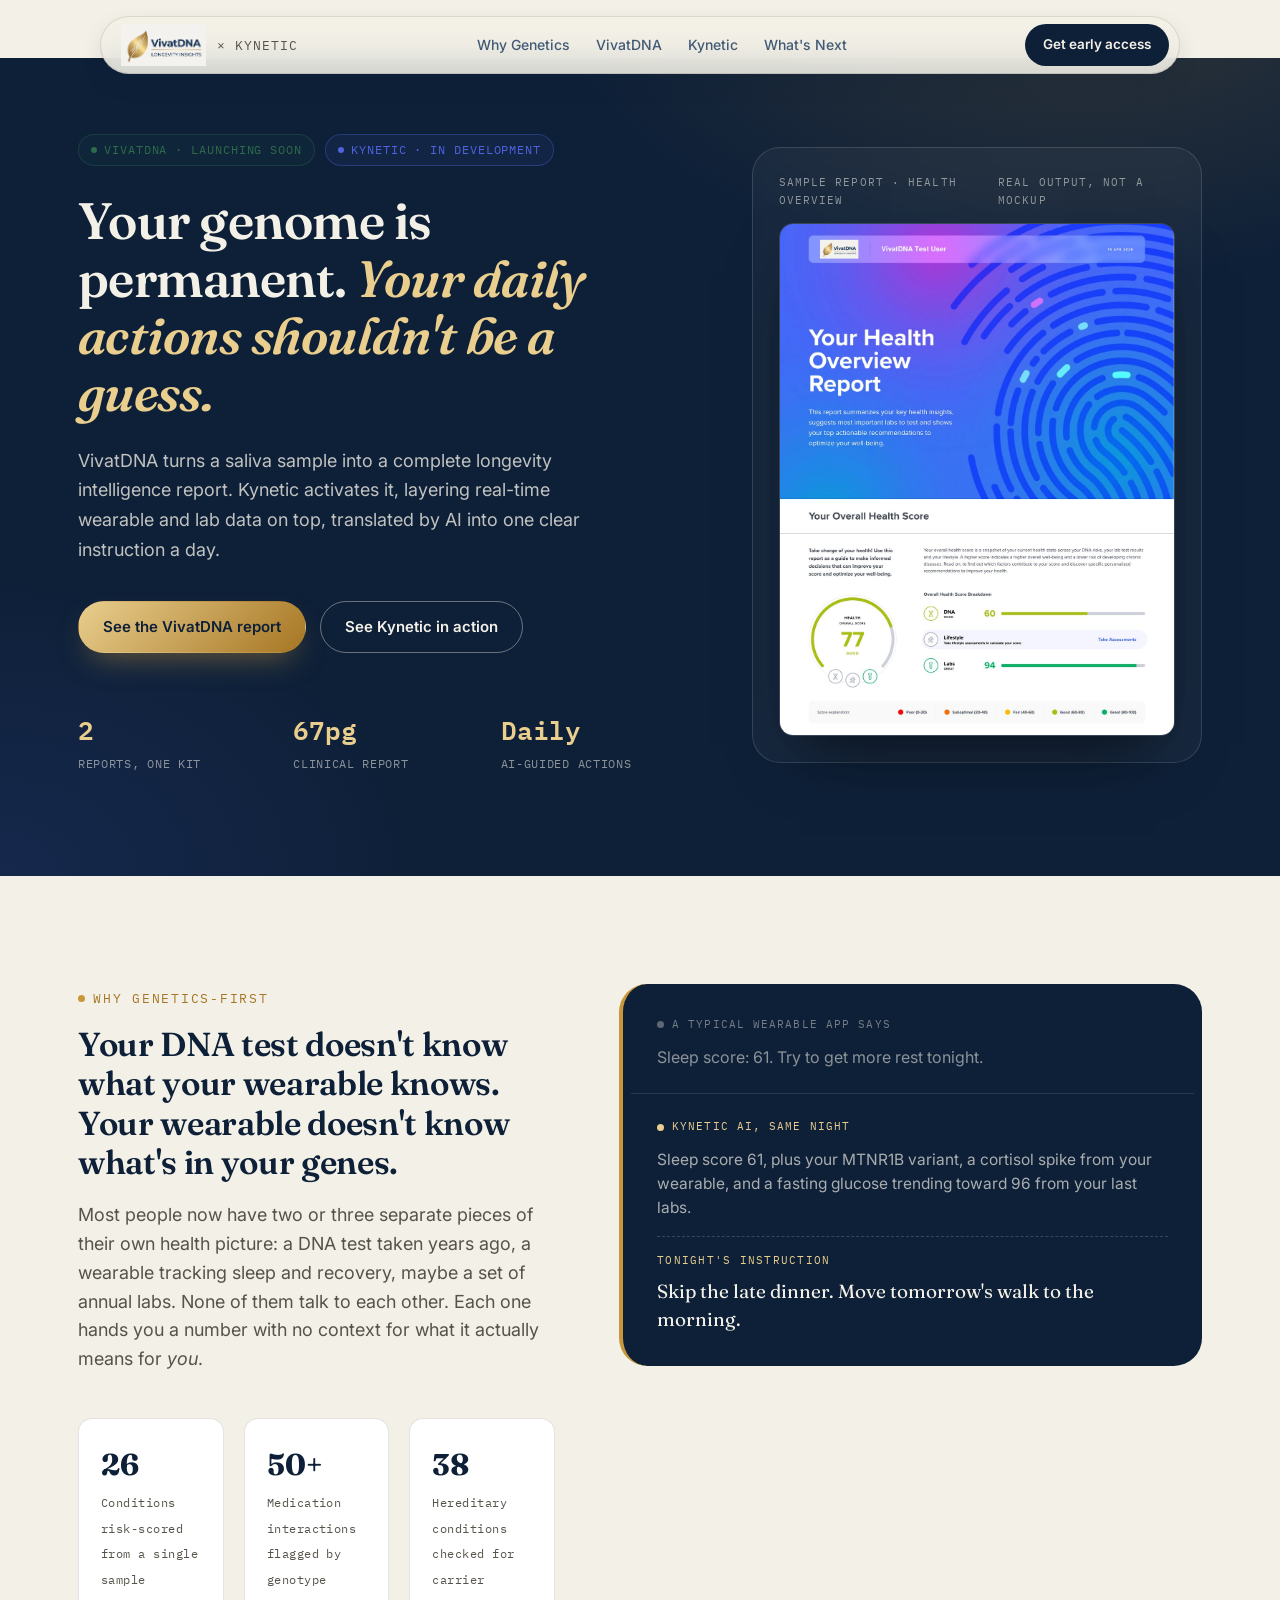
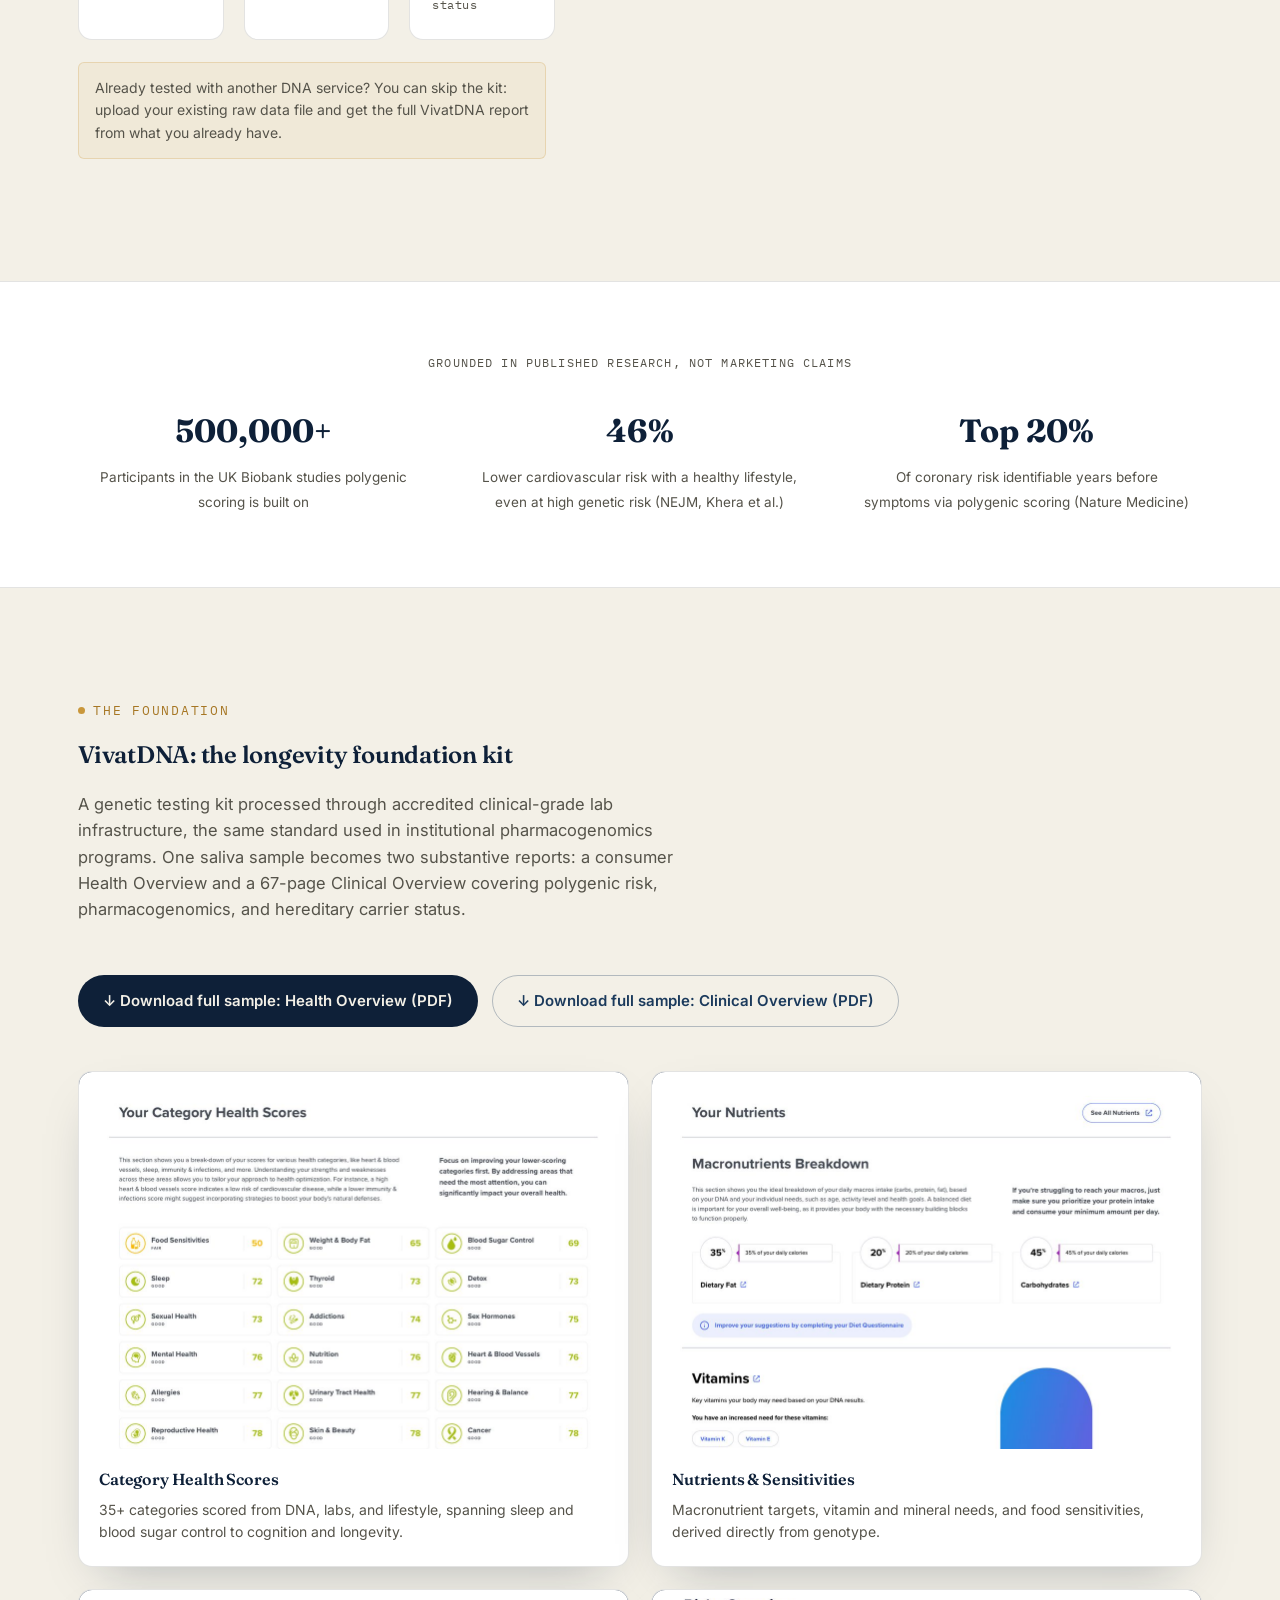
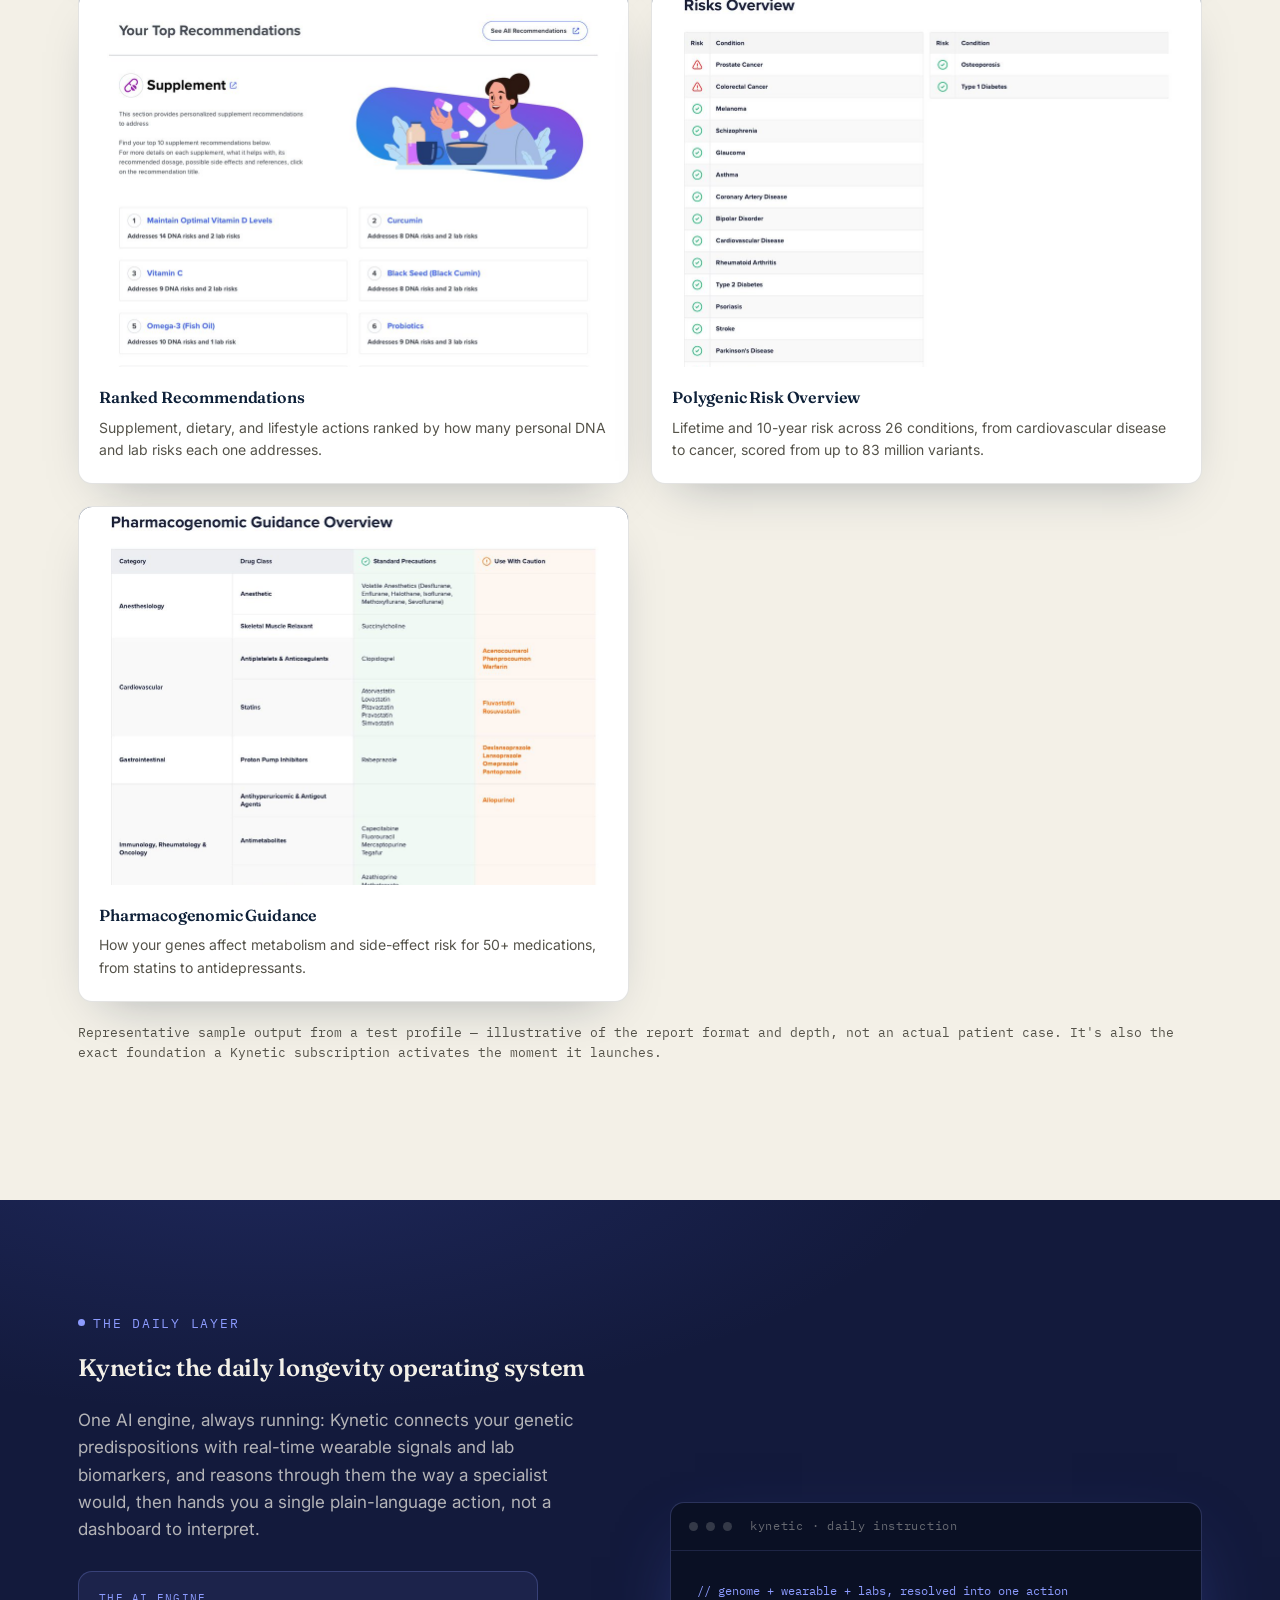
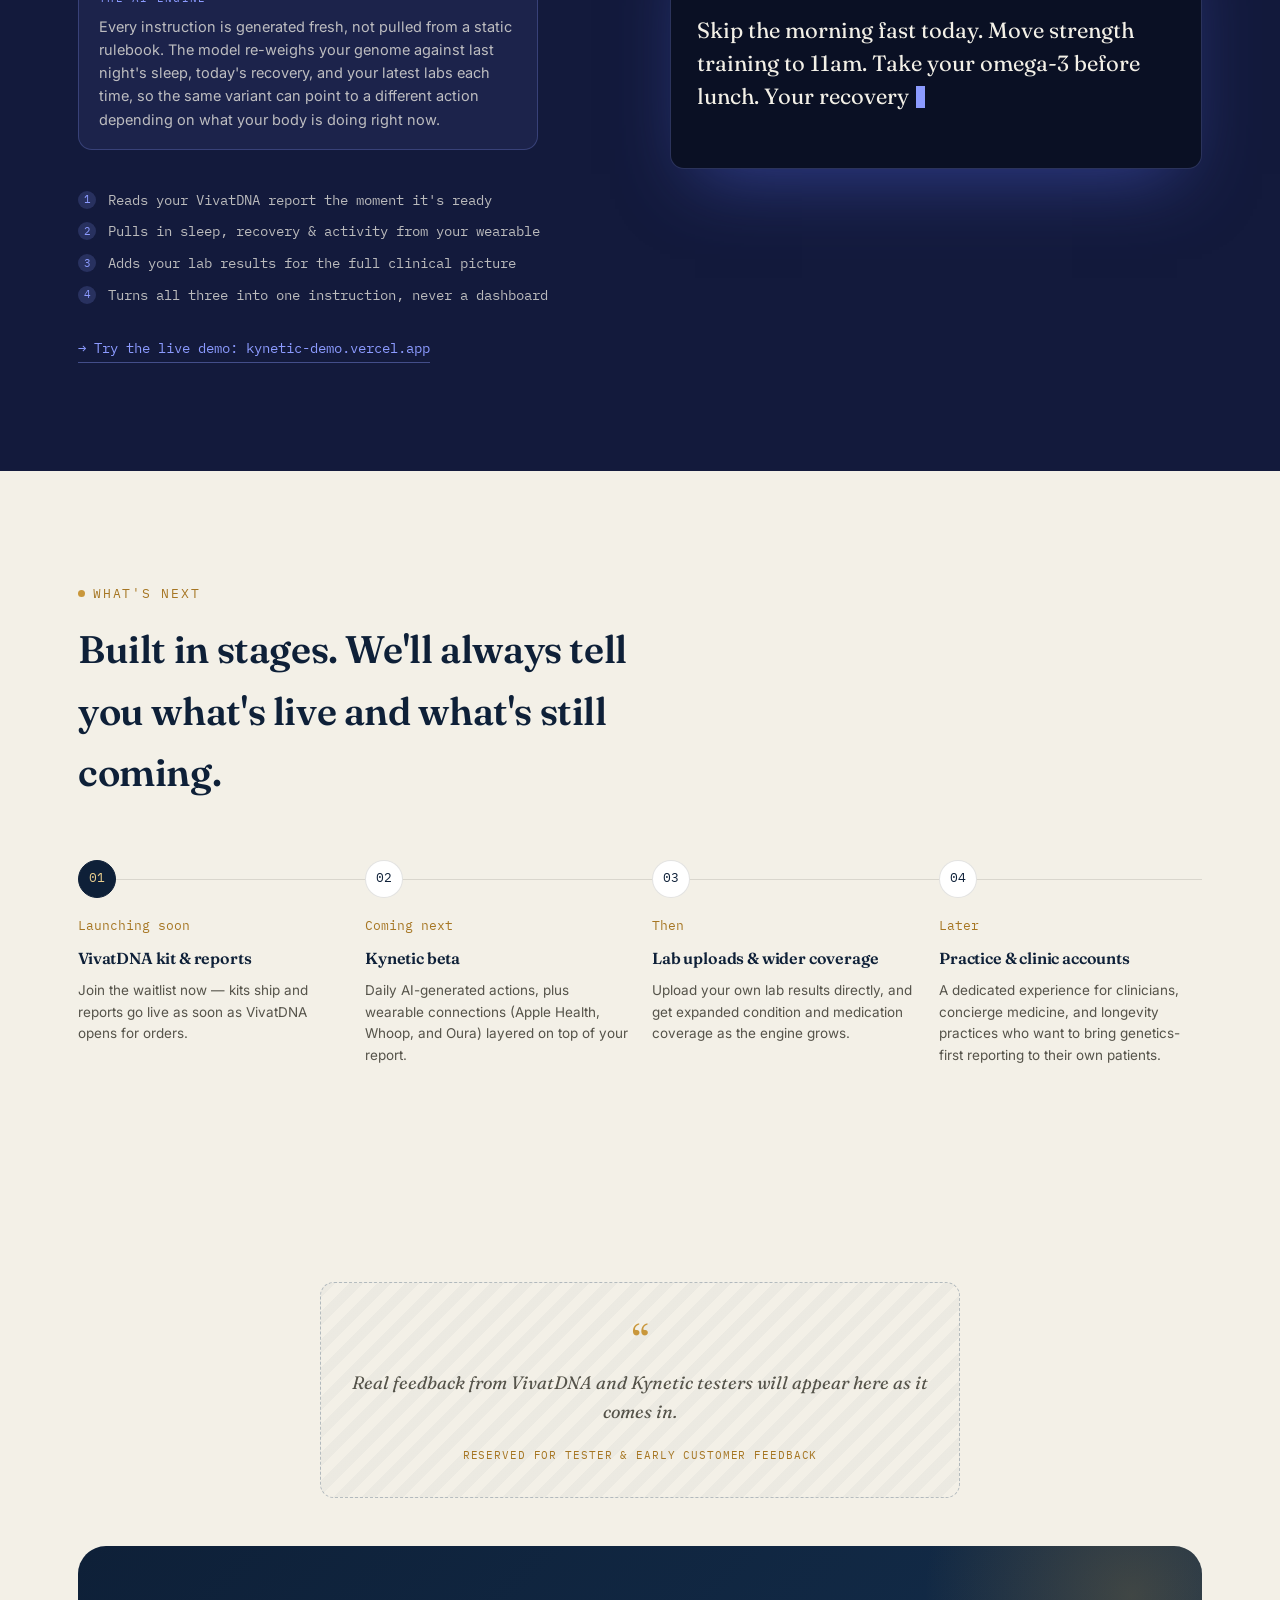
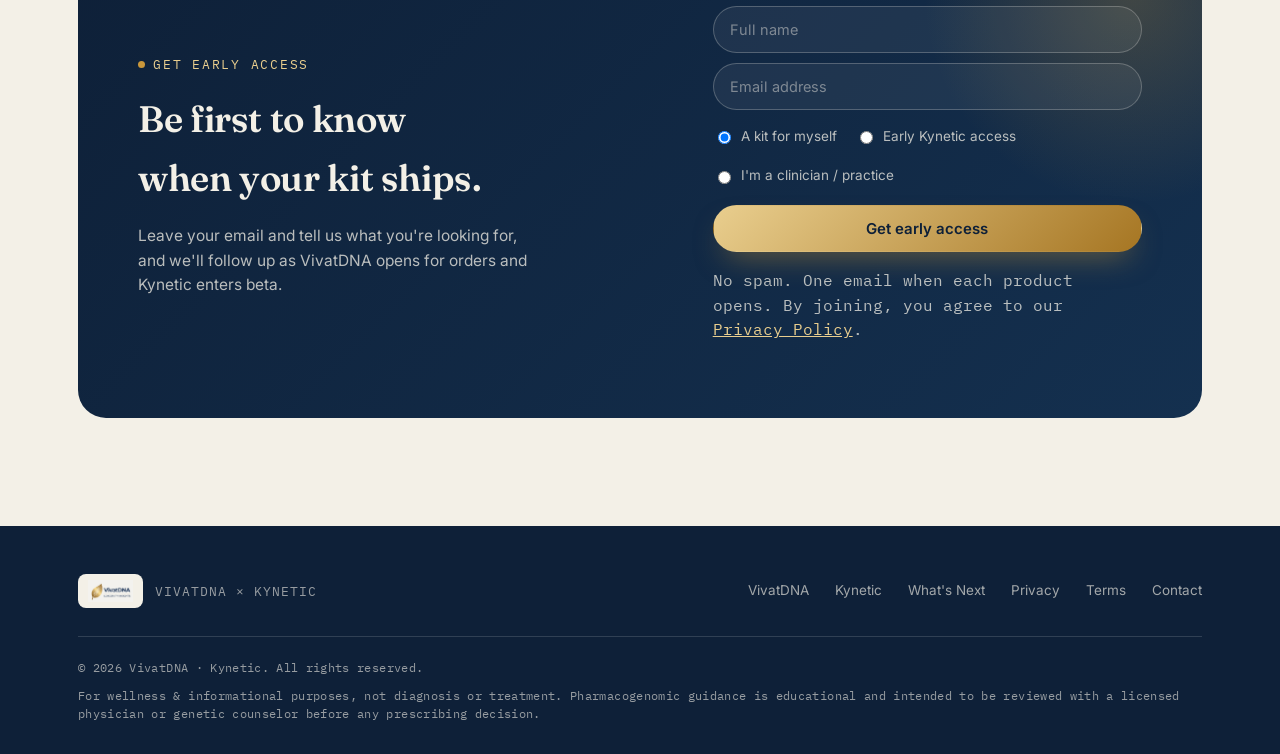
<file: index.html>
<!DOCTYPE html>
<html lang="en">
<head>
<meta charset="UTF-8">
<meta name="viewport" content="width=device-width, initial-scale=1.0">
<title>VivatDNA: DNA Testing &amp; Daily AI Longevity Coaching | Kynetic</title>
<meta name="description" content="Get a complete genetic longevity report with VivatDNA, then let Kynetic turn it into one clear action every day, grounded in your genes and sharpened by your wearable and labs.">
<meta name="theme-color" content="#0E2038">
<link rel="icon" type="image/png" href="assets/img/favicon.png">
<link rel="apple-touch-icon" href="assets/img/favicon.png">

<!-- Open Graph / social preview -->
<meta property="og:type" content="website">
<meta property="og:url" content="https://vivatdna.com/">
<meta property="og:title" content="VivatDNA: DNA Testing & Daily AI Longevity Coaching">
<meta property="og:description" content="A 67-page genetic longevity report, activated daily by Kynetic's AI: one clear instruction, grounded in your genome and sharpened by your data.">
<meta property="og:image" content="https://vivatdna.com/assets/img/og-share.jpg">
<meta property="og:image:width" content="1200">
<meta property="og:image:height" content="630">
<meta property="og:image:type" content="image/jpeg">
<meta property="og:site_name" content="VivatDNA">
<meta name="twitter:card" content="summary_large_image">
<meta name="twitter:title" content="VivatDNA: DNA Testing & Daily AI Longevity Coaching">
<meta name="twitter:description" content="A 67-page genetic longevity report, activated daily by Kynetic's AI: one clear instruction, grounded in your genome and sharpened by your data.">
<meta name="twitter:image" content="https://vivatdna.com/assets/img/og-share.jpg">

<link rel="preconnect" href="https://fonts.googleapis.com">
<link rel="preconnect" href="https://fonts.gstatic.com" crossorigin>
<link href="https://fonts.googleapis.com/css2?family=Fraunces:ital,opsz,wght@0,9..144,400;0,9..144,500;0,9..144,600;1,9..144,500&family=Inter:wght@400;500;600;700&family=IBM+Plex+Mono:wght@400;500&display=swap" rel="stylesheet">
<link rel="stylesheet" href="assets/css/styles.css">
</head>
<body>

<div class="nav-wrap">
  <nav class="nav" aria-label="Primary">
    <a class="nav__brand" href="#top">
      <img src="assets/img/vivat-logo.png" alt="VivatDNA logo">
      <span>× KYNETIC</span>
    </a>
    <div class="nav__links">
      <a href="#opportunity">Why Genetics</a>
      <a href="#vivat">VivatDNA</a>
      <a href="#kynetic">Kynetic</a>
      <a href="#roadmap">What's Next</a>
    </div>
    <a class="nav__cta" href="#waitlist">Get early access</a>
  </nav>
</div>

<header class="hero" id="top">
  <div class="container hero__grid">
    <div>
      <div class="hero__eyebrow-row">
        <span class="status-pill is-live"><span class="dot"></span>VivatDNA · Launching Soon</span>
        <span class="status-pill is-build"><span class="dot"></span>Kynetic · In Development</span>
      </div>
      <h1>Your genome is permanent. <em>Your daily actions shouldn't be a guess.</em></h1>
      <p class="hero__sub">VivatDNA turns a saliva sample into a complete longevity intelligence report. Kynetic activates it, layering real-time wearable and lab data on top, translated by AI into one clear instruction a day.</p>
      <div class="hero__cta-row">
        <a class="btn btn-gold" href="#vivat">See the VivatDNA report</a>
        <a class="btn btn-outline-light" href="#kynetic">See Kynetic in action</a>
      </div>
      <div class="hero__stats">
        <div class="hero__stat"><b>2</b><span>Reports, one kit</span></div>
        <div class="hero__stat"><b>67pg</b><span>Clinical report</span></div>
        <div class="hero__stat"><b>Daily</b><span>AI-guided actions</span></div>
      </div>
    </div>
    <div class="hero__panel reveal">
      <div class="hero__panel-label"><span>Sample report · Health Overview</span><span>Real output, not a mockup</span></div>
      <div class="report-mock">
        <img src="assets/img/report-cover.jpg" alt="VivatDNA Health Overview Report sample, showing an overall health score of 77">
      </div>
    </div>
  </div>
</header>

<section class="problem" id="opportunity">
  <div class="container problem__grid">
    <div>
      <span class="eyebrow">Why Genetics-First</span>
      <h2>Your DNA test doesn't know what your wearable knows. Your wearable doesn't know what's in your genes.</h2>
      <p class="problem__lede">Most people now have two or three separate pieces of their own health picture: a DNA test taken years ago, a wearable tracking sleep and recovery, maybe a set of annual labs. None of them talk to each other. Each one hands you a number with no context for what it actually means for <em>you</em>.</p>
      <div class="stat-strip">
        <div class="stat-card reveal"><b>26</b><span>Conditions risk-scored from a single sample</span></div>
        <div class="stat-card reveal"><b>50+</b><span>Medication interactions flagged by genotype</span></div>
        <div class="stat-card reveal"><b>38</b><span>Hereditary conditions checked for carrier status</span></div>
      </div>
      <p class="byod-note reveal">Already tested with another DNA service? You can skip the kit: upload your existing raw data file and get the full VivatDNA report from what you already have.</p>
    </div>
    <div class="compare-card reveal">
      <div class="compare-row compare-row--before">
        <div class="compare-label"><span class="icon-dot"></span>A typical wearable app says</div>
        <p>Sleep score: 61. Try to get more rest tonight.</p>
      </div>
      <div class="compare-row compare-row--after">
        <div class="compare-label"><span class="icon-dot"></span>Kynetic AI, same night</div>
        <p class="compare-context">Sleep score 61, plus your MTNR1B variant, a cortisol spike from your wearable, and a fasting glucose trending toward 96 from your last labs.</p>
        <p class="compare-instruction"><span class="compare-instruction__tag">Tonight's instruction</span>Skip the late dinner. Move tomorrow's walk to the morning.</p>
      </div>
    </div>
  </div>
</section>

<section class="section--tight science-strip">
  <div class="container">
    <div class="science-strip__inner reveal">
      <span class="science-strip__label">Grounded in published research, not marketing claims</span>
      <div class="science-strip__items">
        <div class="science-strip__item"><b>500,000+</b><span>Participants in the UK Biobank studies polygenic scoring is built on</span></div>
        <div class="science-strip__item"><b>46%</b><span>Lower cardiovascular risk with a healthy lifestyle, even at high genetic risk (NEJM, Khera et al.)</span></div>
        <div class="science-strip__item"><b>Top 20%</b><span>Of coronary risk identifiable years before symptoms via polygenic scoring (Nature Medicine)</span></div>
      </div>
    </div>
  </div>
</section>

<section class="vivat" id="vivat">
  <div class="container">
    <div class="product-head">
      <div>
        <span class="eyebrow">The Foundation</span>
        <h2>VivatDNA: the longevity foundation kit</h2>
        <p style="color:var(--ink-soft); margin-top:16px; max-width:60ch; font-size:16.5px;">A genetic testing kit processed through accredited clinical-grade lab infrastructure, the same standard used in institutional pharmacogenomics programs. One saliva sample becomes two substantive reports: a consumer Health Overview and a 67-page Clinical Overview covering polygenic risk, pharmacogenomics, and hereditary carrier status.</p>
      </div>
    </div>

    <div class="reports-download-row reveal">
      <a class="btn btn-navy" href="assets/reports/VivatDNA-Sample-Health-Overview.pdf" target="_blank" rel="noopener">↓ Download full sample: Health Overview (PDF)</a>
      <a class="btn btn-outline-dark" href="assets/reports/VivatDNA-Sample-Clinical-Overview.pdf" target="_blank" rel="noopener">↓ Download full sample: Clinical Overview (PDF)</a>
    </div>

    <div class="reports-grid">
      <div class="report-card reveal">
        <div class="report-card__frame"><img src="assets/img/report-categories.jpg" alt="Category health scores across 35+ longevity categories"></div>
        <div class="report-card__body">
          <h4>Category Health Scores</h4>
          <p>35+ categories scored from DNA, labs, and lifestyle, spanning sleep and blood sugar control to cognition and longevity.</p>
        </div>
      </div>
      <div class="report-card reveal">
        <div class="report-card__frame"><img src="assets/img/report-nutrients.jpg" alt="Macronutrient breakdown, vitamin needs, and sensitivities from DNA analysis"></div>
        <div class="report-card__body">
          <h4>Nutrients &amp; Sensitivities</h4>
          <p>Macronutrient targets, vitamin and mineral needs, and food sensitivities, derived directly from genotype.</p>
        </div>
      </div>
      <div class="report-card reveal">
        <div class="report-card__frame"><img src="assets/img/report-recommendations.jpg" alt="Ranked supplement recommendations addressing specific DNA and lab risks"></div>
        <div class="report-card__body">
          <h4>Ranked Recommendations</h4>
          <p>Supplement, dietary, and lifestyle actions ranked by how many personal DNA and lab risks each one addresses.</p>
        </div>
      </div>
      <div class="report-card reveal">
        <div class="report-card__frame"><img src="assets/img/report-clinical-01.jpg" alt="Risk overview table flagging elevated lifetime risk for prostate and colorectal cancer among 26 conditions screened"></div>
        <div class="report-card__body">
          <h4>Polygenic Risk Overview</h4>
          <p>Lifetime and 10-year risk across 26 conditions, from cardiovascular disease to cancer, scored from up to 83 million variants.</p>
        </div>
      </div>
      <div class="report-card reveal">
        <div class="report-card__frame"><img src="assets/img/report-clinical-02.jpg" alt="Pharmacogenomic guidance table showing standard precaution and use with caution medications by drug class"></div>
        <div class="report-card__body">
          <h4>Pharmacogenomic Guidance</h4>
          <p>How your genes affect metabolism and side-effect risk for 50+ medications, from statins to antidepressants.</p>
        </div>
      </div>
    </div>

    <p class="reports-note">Representative sample output from a test profile — illustrative of the report format and depth, not an actual patient case. It's also the exact foundation a Kynetic subscription activates the moment it launches.</p>
  </div>
</section>

<section class="section--kynetic" id="kynetic">
  <div class="container kynetic__grid">
    <div>
      <span class="eyebrow">The Daily Layer</span>
      <h2>Kynetic: the daily longevity operating system</h2>
      <p class="kynetic__sub">One AI engine, always running: Kynetic connects your genetic predispositions with real-time wearable signals and lab biomarkers, and reasons through them the way a specialist would, then hands you a single plain-language action, not a dashboard to interpret.</p>

      <div class="ai-engine-note reveal">
        <span class="ai-engine-note__tag">The AI engine</span>
        <p>Every instruction is generated fresh, not pulled from a static rulebook. The model re-weighs your genome against last night's sleep, today's recovery, and your latest labs each time, so the same variant can point to a different action depending on what your body is doing right now.</p>
      </div>

      <div class="build-checklist">
        <div class="build-item"><span class="step-num">1</span> Reads your VivatDNA report the moment it's ready</div>
        <div class="build-item"><span class="step-num">2</span> Pulls in sleep, recovery &amp; activity from your wearable</div>
        <div class="build-item"><span class="step-num">3</span> Adds your lab results for the full clinical picture</div>
        <div class="build-item"><span class="step-num">4</span> Turns all three into one instruction, never a dashboard</div>
      </div>

      <a class="demo-link" href="https://kynetic-demo.vercel.app" target="_blank" rel="noopener">→ Try the live demo: kynetic-demo.vercel.app</a>
    </div>

    <div class="console reveal">
      <div class="console__bar">
        <span></span><span></span><span></span>
        <span class="label">kynetic · daily instruction</span>
      </div>
      <div class="console__body">
        <div class="console__prompt">// genome + wearable + labs, resolved into one action</div>
        <div class="console__output" id="typewriter"><span class="console__cursor"></span></div>
      </div>
    </div>
  </div>
</section>

<section class="roadmap" id="roadmap">
  <div class="container">
    <span class="eyebrow">What's Next</span>
    <h2 style="max-width:22ch; font-size:clamp(1.9rem,3vw,2.5rem);">Built in stages. We'll always tell you what's live and what's still coming.</h2>
    <div class="roadmap-track">
      <div class="roadmap-line"></div>
      <div class="roadmap-steps">
        <div class="roadmap-step is-current reveal">
          <div class="marker">01</div>
          <span class="amt">Launching soon</span>
          <h4>VivatDNA kit &amp; reports</h4>
          <p>Join the waitlist now — kits ship and reports go live as soon as VivatDNA opens for orders.</p>
        </div>
        <div class="roadmap-step reveal">
          <div class="marker">02</div>
          <span class="amt">Coming next</span>
          <h4>Kynetic beta</h4>
          <p>Daily AI-generated actions, plus wearable connections (Apple Health, Whoop, and Oura) layered on top of your report.</p>
        </div>
        <div class="roadmap-step reveal">
          <div class="marker">03</div>
          <span class="amt">Then</span>
          <h4>Lab uploads &amp; wider coverage</h4>
          <p>Upload your own lab results directly, and get expanded condition and medication coverage as the engine grows.</p>
        </div>
        <div class="roadmap-step reveal">
          <div class="marker">04</div>
          <span class="amt">Later</span>
          <h4>Practice &amp; clinic accounts</h4>
          <p>A dedicated experience for clinicians, concierge medicine, and longevity practices who want to bring genetics-first reporting to their own patients.</p>
        </div>
      </div>
    </div>
  </div>
</section>

<section class="waitlist" id="waitlist">
  <div class="container">
    <div class="testimonial-slot reveal">
      <span class="testimonial-slot__mark">&ldquo;</span>
      <p>Real feedback from VivatDNA and Kynetic testers will appear here as it comes in.</p>
      <span class="testimonial-slot__label">Reserved for tester &amp; early customer feedback</span>
    </div>
    <div class="waitlist-card reveal">
      <div>
        <span class="eyebrow" style="color:var(--gold-300);">Get Early Access</span>
        <h2>Be first to know when your kit ships.</h2>
        <p>Leave your email and tell us what you're looking for, and we'll follow up as VivatDNA opens for orders and Kynetic enters beta.</p>
      </div>
      <div>
        <form class="form" id="waitlist-form" method="POST">
          <div class="form-row">
            <input type="text" name="name" placeholder="Full name" aria-label="Full name" required>
          </div>
          <div class="form-row" style="margin-top:10px;">
            <input type="email" name="email" placeholder="Email address" aria-label="Email address" required>
          </div>
          <div class="form-select-row">
            <label><input type="radio" name="interest" value="Kit" checked> A kit for myself</label>
            <label><input type="radio" name="interest" value="Kynetic"> Early Kynetic access</label>
            <label><input type="radio" name="interest" value="Clinician"> I'm a clinician / practice</label>
          </div>
          <button type="submit" class="btn btn-gold btn-block" style="margin-top:18px;">Get early access</button>
          <p class="form-note">No spam. One email when each product opens. By joining, you agree to our <a href="privacy.html">Privacy Policy</a>.</p>
          <p class="form-success" id="form-success">You're on the list. Thank you.</p>
        </form>
      </div>
    </div>
  </div>
</section>

<footer>
  <div class="container">
    <div class="footer-grid">
      <div class="footer-brand">
        <img src="assets/img/vivat-logo.png" alt="VivatDNA logo">
        <span>VIVATDNA × KYNETIC</span>
      </div>
      <div class="footer-links">
        <a href="#vivat">VivatDNA</a>
        <a href="#kynetic">Kynetic</a>
        <a href="#roadmap">What's Next</a>
        <a href="privacy.html">Privacy</a>
        <a href="terms.html">Terms</a>
        <a href="mailto:hello@vivatdna.com">Contact</a>
      </div>
    </div>
    <div class="footer-bottom">
      <span>© <span id="year"></span> VivatDNA · Kynetic. All rights reserved.</span>
      <span>For wellness &amp; informational purposes, not diagnosis or treatment. Pharmacogenomic guidance is educational and intended to be reviewed with a licensed physician or genetic counselor before any prescribing decision.</span>
    </div>
  </div>
</footer>

<script src="assets/js/main.js"></script>
</body>
</html>
</file>
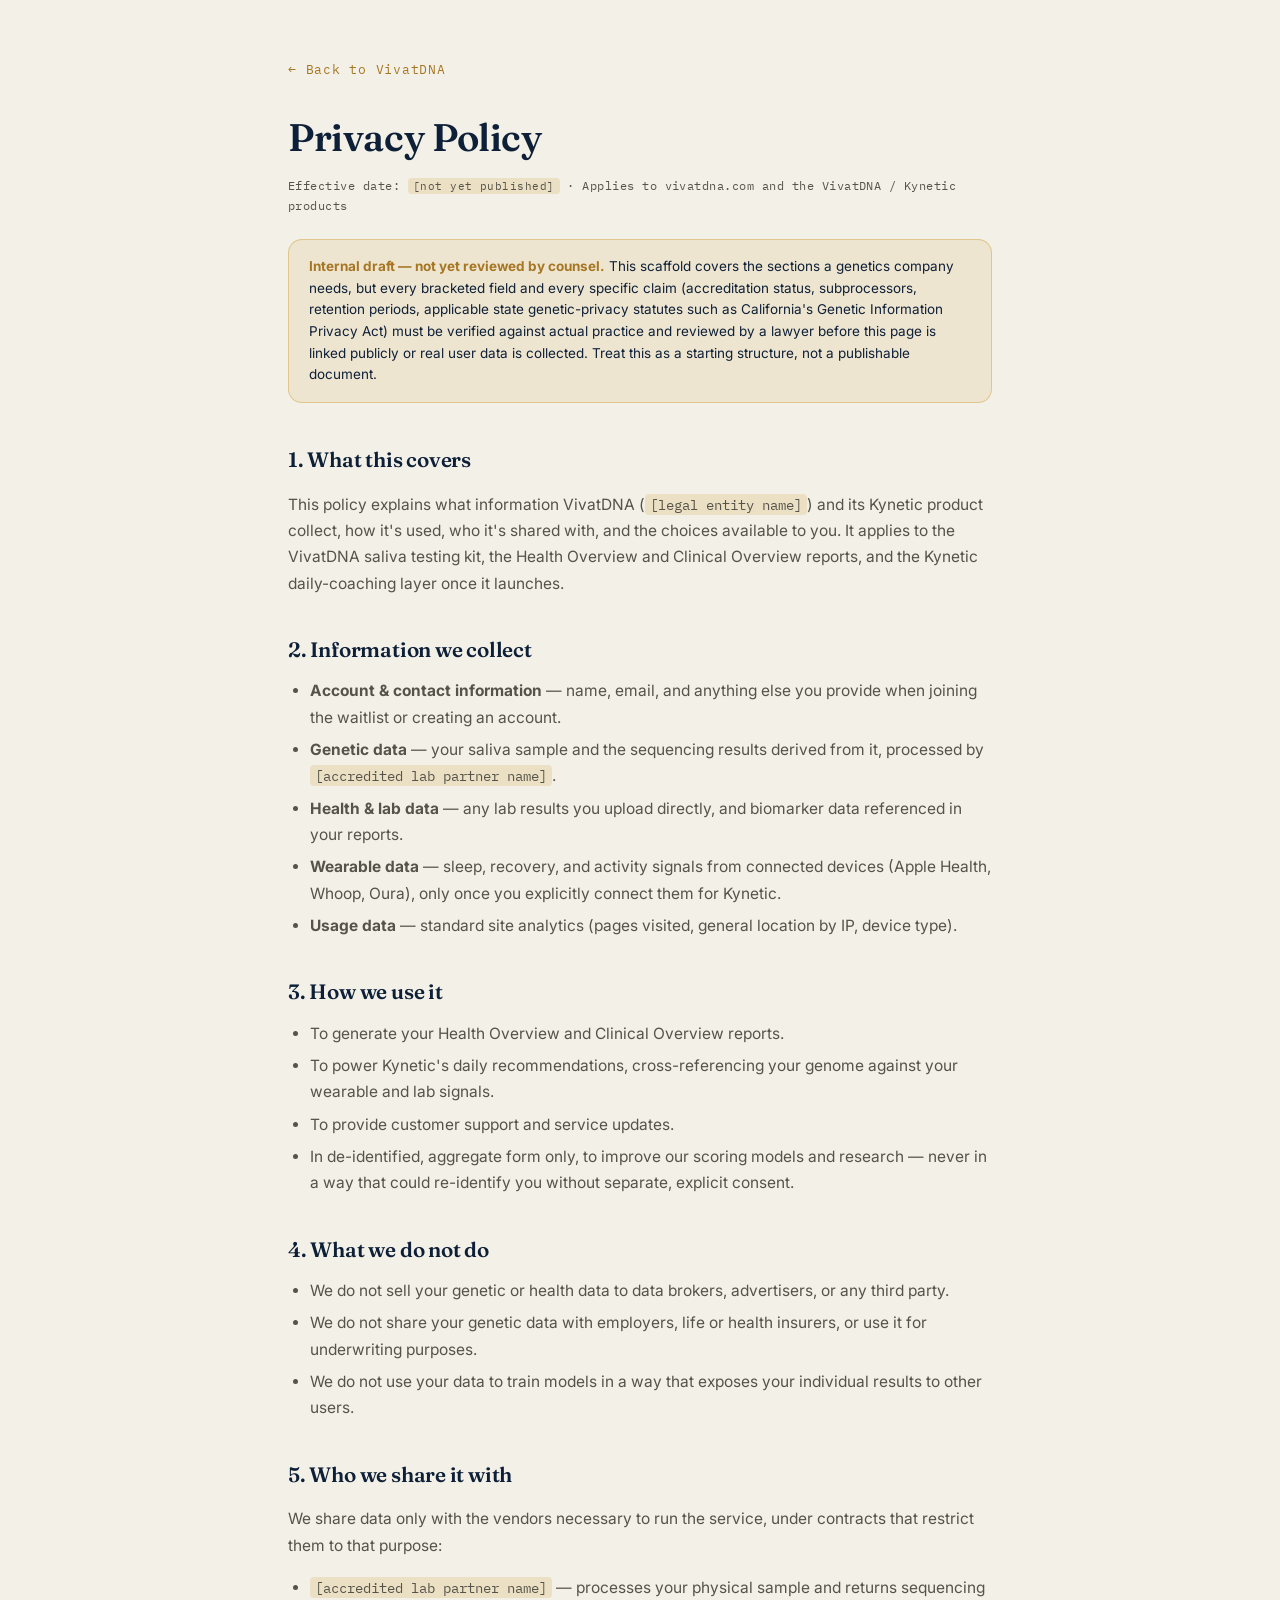
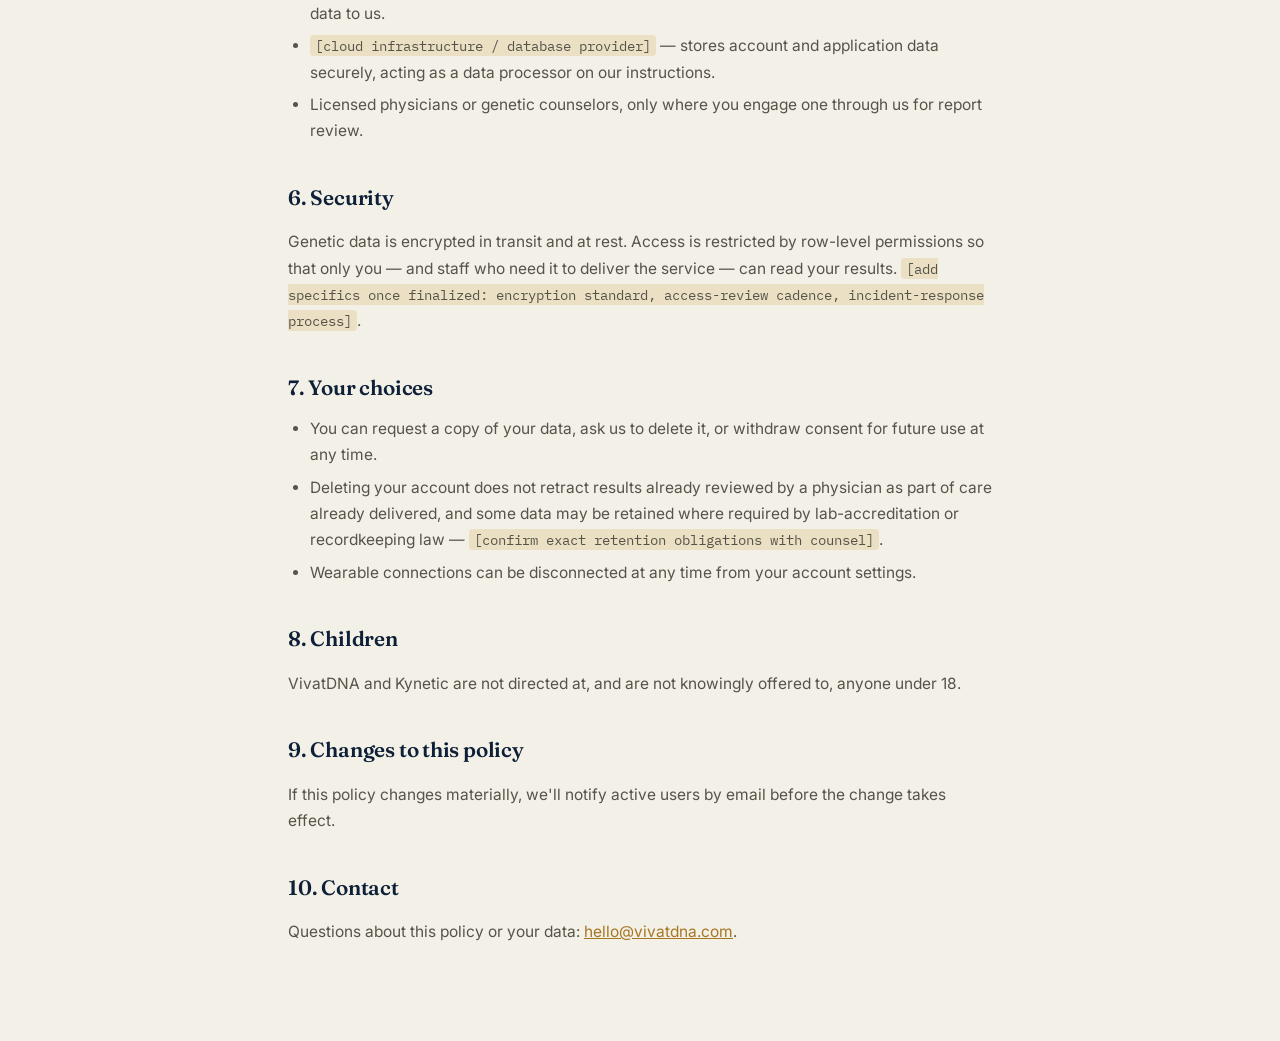
<file: privacy.html>
<!DOCTYPE html>
<html lang="en">
<head>
<meta charset="UTF-8">
<meta name="viewport" content="width=device-width, initial-scale=1.0">
<title>Privacy Policy — VivatDNA</title>
<meta name="robots" content="noindex">
<link rel="icon" href="assets/img/favicon.png">
<link rel="preconnect" href="https://fonts.googleapis.com">
<link rel="preconnect" href="https://fonts.gstatic.com" crossorigin>
<link href="https://fonts.googleapis.com/css2?family=Fraunces:ital,wght@0,400;0,600;1,500;1,600&family=Inter:wght@400;500;600;700&family=IBM+Plex+Mono:wght@500&display=swap" rel="stylesheet">
<link rel="stylesheet" href="assets/css/styles.css">
</head>
<body class="legal-page">
  <div class="container">
    <a class="legal-page__back" href="index.html">&larr; Back to VivatDNA</a>
    <h1>Privacy Policy</h1>
    <div class="legal-page__meta">Effective date: <span data-fill>[not yet published]</span> · Applies to vivatdna.com and the VivatDNA / Kynetic products</div>

    <div class="legal-page__draft-note">
      <strong>Internal draft — not yet reviewed by counsel.</strong> This scaffold covers the sections a
      genetics company needs, but every bracketed field and every specific claim (accreditation status,
      subprocessors, retention periods, applicable state genetic-privacy statutes such as California's
      Genetic Information Privacy Act) must be verified against actual practice and reviewed by a lawyer
      before this page is linked publicly or real user data is collected. Treat this as a starting
      structure, not a publishable document.
    </div>

    <h2>1. What this covers</h2>
    <p>This policy explains what information VivatDNA (<span data-fill>[legal entity name]</span>) and its
    Kynetic product collect, how it's used, who it's shared with, and the choices available to you. It
    applies to the VivatDNA saliva testing kit, the Health Overview and Clinical Overview reports, and the
    Kynetic daily-coaching layer once it launches.</p>

    <h2>2. Information we collect</h2>
    <ul>
      <li><strong>Account &amp; contact information</strong> — name, email, and anything else you provide when joining the waitlist or creating an account.</li>
      <li><strong>Genetic data</strong> — your saliva sample and the sequencing results derived from it, processed by <span data-fill>[accredited lab partner name]</span>.</li>
      <li><strong>Health &amp; lab data</strong> — any lab results you upload directly, and biomarker data referenced in your reports.</li>
      <li><strong>Wearable data</strong> — sleep, recovery, and activity signals from connected devices (Apple Health, Whoop, Oura), only once you explicitly connect them for Kynetic.</li>
      <li><strong>Usage data</strong> — standard site analytics (pages visited, general location by IP, device type).</li>
    </ul>

    <h2>3. How we use it</h2>
    <ul>
      <li>To generate your Health Overview and Clinical Overview reports.</li>
      <li>To power Kynetic's daily recommendations, cross-referencing your genome against your wearable and lab signals.</li>
      <li>To provide customer support and service updates.</li>
      <li>In de-identified, aggregate form only, to improve our scoring models and research — never in a way that could re-identify you without separate, explicit consent.</li>
    </ul>

    <h2>4. What we do not do</h2>
    <ul>
      <li>We do not sell your genetic or health data to data brokers, advertisers, or any third party.</li>
      <li>We do not share your genetic data with employers, life or health insurers, or use it for underwriting purposes.</li>
      <li>We do not use your data to train models in a way that exposes your individual results to other users.</li>
    </ul>

    <h2>5. Who we share it with</h2>
    <p>We share data only with the vendors necessary to run the service, under contracts that restrict them
    to that purpose:</p>
    <ul>
      <li><span data-fill>[accredited lab partner name]</span> — processes your physical sample and returns sequencing data to us.</li>
      <li><span data-fill>[cloud infrastructure / database provider]</span> — stores account and application data securely, acting as a data processor on our instructions.</li>
      <li>Licensed physicians or genetic counselors, only where you engage one through us for report review.</li>
    </ul>

    <h2>6. Security</h2>
    <p>Genetic data is encrypted in transit and at rest. Access is restricted by row-level permissions so
    that only you — and staff who need it to deliver the service — can read your results.
    <span data-fill>[add specifics once finalized: encryption standard, access-review cadence, incident-response process]</span>.</p>

    <h2>7. Your choices</h2>
    <ul>
      <li>You can request a copy of your data, ask us to delete it, or withdraw consent for future use at any time.</li>
      <li>Deleting your account does not retract results already reviewed by a physician as part of care already delivered, and some data may be retained where required by lab-accreditation or recordkeeping law — <span data-fill>[confirm exact retention obligations with counsel]</span>.</li>
      <li>Wearable connections can be disconnected at any time from your account settings.</li>
    </ul>

    <h2>8. Children</h2>
    <p>VivatDNA and Kynetic are not directed at, and are not knowingly offered to, anyone under 18.</p>

    <h2>9. Changes to this policy</h2>
    <p>If this policy changes materially, we'll notify active users by email before the change takes effect.</p>

    <h2>10. Contact</h2>
    <p>Questions about this policy or your data: <a href="mailto:hello@vivatdna.com">hello@vivatdna.com</a>.</p>
  </div>
</body>
</html>
</file>
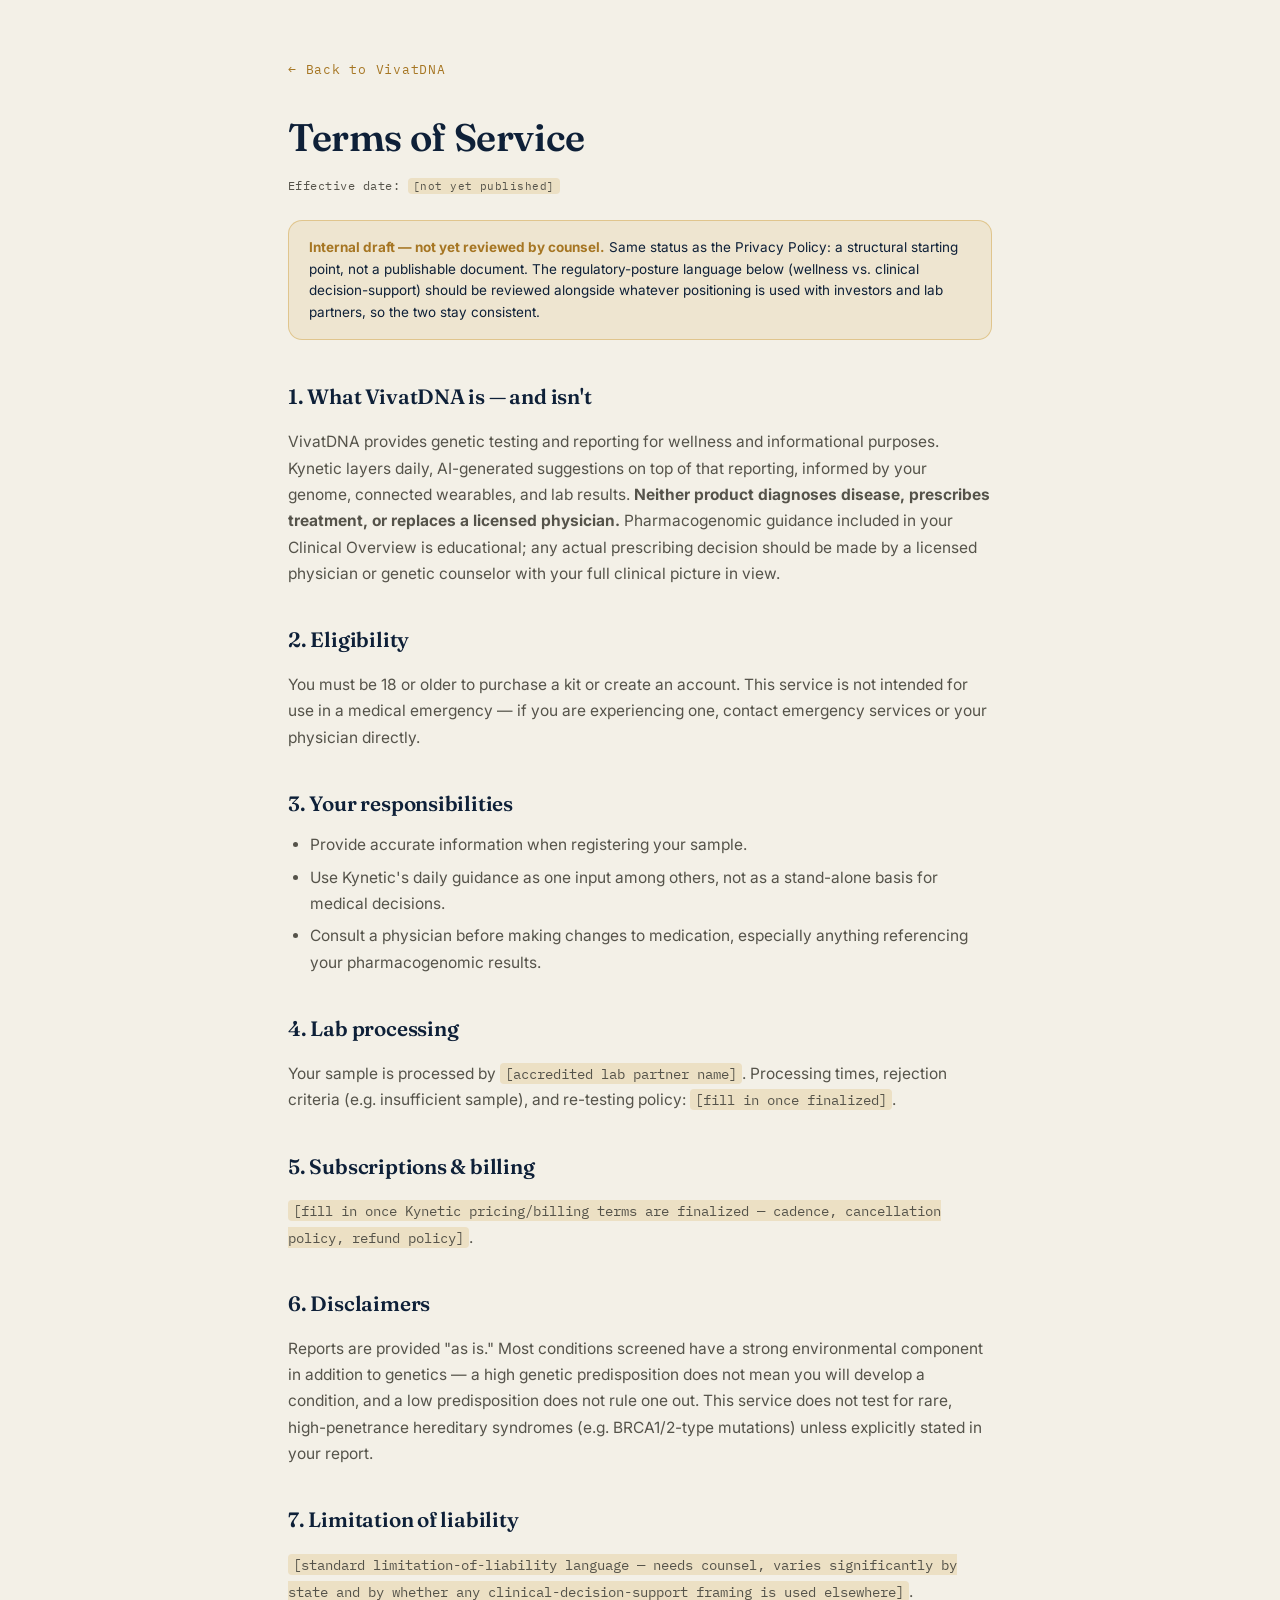
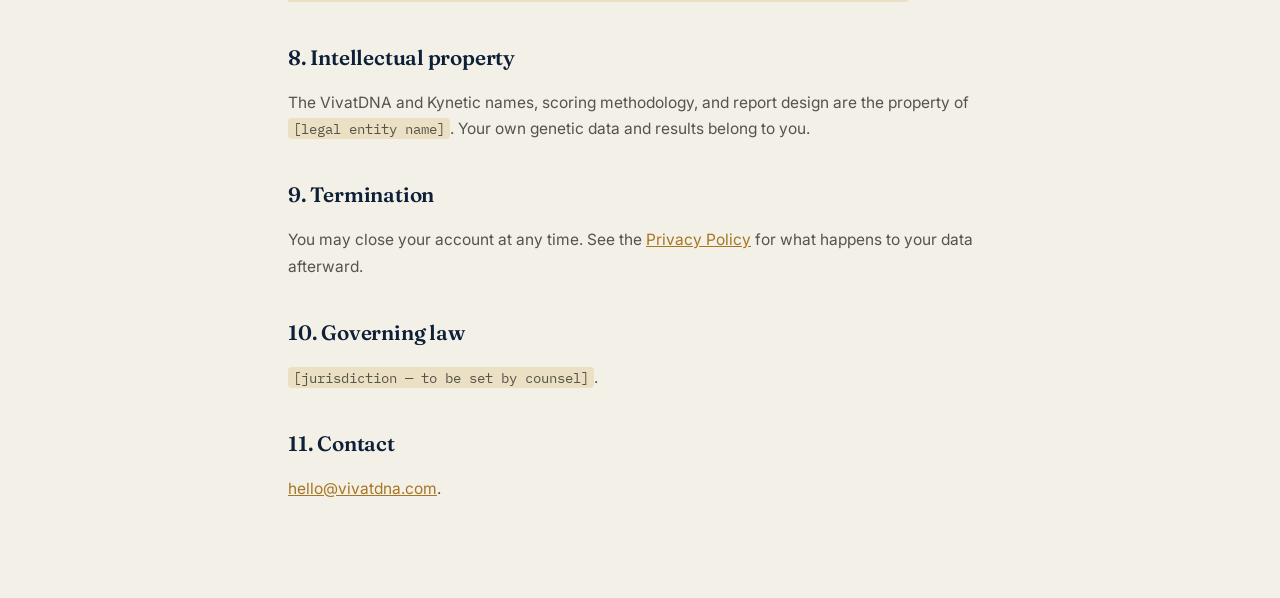
<file: terms.html>
<!DOCTYPE html>
<html lang="en">
<head>
<meta charset="UTF-8">
<meta name="viewport" content="width=device-width, initial-scale=1.0">
<title>Terms of Service — VivatDNA</title>
<meta name="robots" content="noindex">
<link rel="icon" href="assets/img/favicon.png">
<link rel="preconnect" href="https://fonts.googleapis.com">
<link rel="preconnect" href="https://fonts.gstatic.com" crossorigin>
<link href="https://fonts.googleapis.com/css2?family=Fraunces:ital,wght@0,400;0,600;1,500;1,600&family=Inter:wght@400;500;600;700&family=IBM+Plex+Mono:wght@500&display=swap" rel="stylesheet">
<link rel="stylesheet" href="assets/css/styles.css">
</head>
<body class="legal-page">
  <div class="container">
    <a class="legal-page__back" href="index.html">&larr; Back to VivatDNA</a>
    <h1>Terms of Service</h1>
    <div class="legal-page__meta">Effective date: <span data-fill>[not yet published]</span></div>

    <div class="legal-page__draft-note">
      <strong>Internal draft — not yet reviewed by counsel.</strong> Same status as the Privacy Policy: a
      structural starting point, not a publishable document. The regulatory-posture language below (wellness
      vs. clinical decision-support) should be reviewed alongside whatever positioning is used with
      investors and lab partners, so the two stay consistent.
    </div>

    <h2>1. What VivatDNA is — and isn't</h2>
    <p>VivatDNA provides genetic testing and reporting for wellness and informational purposes. Kynetic
    layers daily, AI-generated suggestions on top of that reporting, informed by your genome, connected
    wearables, and lab results. <strong>Neither product diagnoses disease, prescribes treatment, or replaces
    a licensed physician.</strong> Pharmacogenomic guidance included in your Clinical Overview is
    educational; any actual prescribing decision should be made by a licensed physician or genetic
    counselor with your full clinical picture in view.</p>

    <h2>2. Eligibility</h2>
    <p>You must be 18 or older to purchase a kit or create an account. This service is not intended for use
    in a medical emergency — if you are experiencing one, contact emergency services or your physician
    directly.</p>

    <h2>3. Your responsibilities</h2>
    <ul>
      <li>Provide accurate information when registering your sample.</li>
      <li>Use Kynetic's daily guidance as one input among others, not as a stand-alone basis for medical decisions.</li>
      <li>Consult a physician before making changes to medication, especially anything referencing your pharmacogenomic results.</li>
    </ul>

    <h2>4. Lab processing</h2>
    <p>Your sample is processed by <span data-fill>[accredited lab partner name]</span>. Processing times,
    rejection criteria (e.g. insufficient sample), and re-testing policy: <span data-fill>[fill in once finalized]</span>.</p>

    <h2>5. Subscriptions &amp; billing</h2>
    <p><span data-fill>[fill in once Kynetic pricing/billing terms are finalized — cadence, cancellation policy, refund policy]</span>.</p>

    <h2>6. Disclaimers</h2>
    <p>Reports are provided "as is." Most conditions screened have a strong environmental component in
    addition to genetics — a high genetic predisposition does not mean you will develop a condition, and a
    low predisposition does not rule one out. This service does not test for rare, high-penetrance
    hereditary syndromes (e.g. BRCA1/2-type mutations) unless explicitly stated in your report.</p>

    <h2>7. Limitation of liability</h2>
    <p><span data-fill>[standard limitation-of-liability language — needs counsel, varies significantly by state and by whether any clinical-decision-support framing is used elsewhere]</span>.</p>

    <h2>8. Intellectual property</h2>
    <p>The VivatDNA and Kynetic names, scoring methodology, and report design are the property of
    <span data-fill>[legal entity name]</span>. Your own genetic data and results belong to you.</p>

    <h2>9. Termination</h2>
    <p>You may close your account at any time. See the <a href="privacy.html">Privacy Policy</a> for what
    happens to your data afterward.</p>

    <h2>10. Governing law</h2>
    <p><span data-fill>[jurisdiction — to be set by counsel]</span>.</p>

    <h2>11. Contact</h2>
    <p><a href="mailto:hello@vivatdna.com">hello@vivatdna.com</a>.</p>
  </div>
</body>
</html>
</file>
<file: assets/css/styles.css>
/* ==========================================================================
   VivatDNA × Kynetic — Design tokens
   ========================================================================== */
:root{
  --cream: #F3F0E7;
  --paper: #FFFFFF;
  --ink: #1C1A15;
  --ink-soft: #55534A;

  --navy-900: #0E2038;
  --navy-800: #14304F;
  --navy-700: #1B3A5C;

  --gold-300: #E9CE8E;
  --gold-500: #C9973B;
  --gold-700: #A67623;

  --kynetic-400: #8C9BFF;
  --kynetic-500: #4F63E0;
  --kynetic-900: #131A3C;

  --line: rgba(28,26,21,0.12);
  --line-dark: rgba(255,255,255,0.14);

  --radius-s: 6px;
  --radius-m: 14px;
  --radius-l: 28px;

  --shadow-card: 0 20px 50px -25px rgba(14,32,56,0.35);
  --shadow-pill: 0 10px 30px -14px rgba(14,32,56,0.45);

  --font-display: "Fraunces", "Iowan Old Style", ui-serif, Georgia, serif;
  --font-body: "Inter", -apple-system, BlinkMacSystemFont, "Segoe UI", sans-serif;
  --font-mono: "IBM Plex Mono", ui-monospace, SFMono-Regular, Menlo, monospace;
}

*,*::before,*::after{ box-sizing:border-box; }
html{ scroll-behavior:smooth; }
@media (prefers-reduced-motion: reduce){
  html{ scroll-behavior:auto; }
  *,*::before,*::after{ animation-duration:0.001ms !important; animation-iteration-count:1 !important; transition-duration:0.001ms !important; scroll-behavior:auto !important; }
}

body{
  margin:0;
  background:var(--cream);
  color:var(--ink);
  font-family:var(--font-body);
  font-size:16px;
  line-height:1.6;
  -webkit-font-smoothing:antialiased;
}

img{ max-width:100%; display:block; }
a{ color:inherit; }
.container{ width:100%; max-width:1180px; margin:0 auto; padding:0 28px; }

h1,h2,h3,h4{ font-family:var(--font-display); font-weight:600; margin:0; color:var(--navy-900); letter-spacing:-0.01em; }

.eyebrow{
  font-family:var(--font-mono);
  font-size:12.5px;
  letter-spacing:0.14em;
  text-transform:uppercase;
  color:var(--gold-700);
  display:inline-flex;
  align-items:center;
  gap:8px;
  margin-bottom:16px;
}
.eyebrow::before{
  content:"";
  width:7px;height:7px;border-radius:50%;
  background:var(--gold-500);
  display:inline-block;
}
.section--dark .eyebrow{ color:var(--gold-300); }
.section--kynetic .eyebrow{ color:var(--kynetic-400); }
.section--kynetic .eyebrow::before{ background:var(--kynetic-400); }

.status-pill{
  font-family:var(--font-mono);
  font-size:11.5px;
  letter-spacing:0.08em;
  text-transform:uppercase;
  padding:6px 12px;
  border-radius:999px;
  display:inline-flex;
  align-items:center;
  gap:7px;
  border:1px solid var(--line);
}
.status-pill.is-live{ color:#2E6B4B; border-color:rgba(46,107,75,0.35); background:rgba(46,107,75,0.08); }
.status-pill.is-build{ color:var(--kynetic-500); border-color:rgba(79,99,224,0.35); background:rgba(79,99,224,0.08); }
.status-pill .dot{ width:6px;height:6px;border-radius:50%; background:currentColor; }
.status-pill.is-build .dot{ animation:pulse 1.8s ease-in-out infinite; }
@keyframes pulse{ 0%,100%{opacity:1;} 50%{opacity:0.25;} }

/* ---------------------------------- nav ---------------------------------- */
.nav-wrap{
  position:sticky; top:16px; z-index:80;
  display:flex; justify-content:center;
  padding:0 20px;
}
.nav{
  width:100%; max-width:1080px;
  background:rgba(243,240,231,0.86);
  backdrop-filter:blur(14px) saturate(160%);
  border:1px solid var(--line);
  border-radius:999px;
  box-shadow:var(--shadow-pill);
  display:flex; align-items:center; justify-content:space-between;
  padding:7px 10px 7px 20px;
}
.nav__brand{ display:flex; align-items:center; gap:11px; text-decoration:none; }
.nav__brand img{ height:42px; width:auto; }
.nav__brand span{ font-family:var(--font-mono); font-size:12.5px; letter-spacing:0.08em; color:var(--ink-soft); }
.nav__links{ display:flex; align-items:center; gap:26px; }
.nav__links a{
  font-size:14px; text-decoration:none; color:var(--navy-700); font-weight:500;
  opacity:0.82;
}
.nav__links a:hover{ opacity:1; }
.nav__cta{
  font-family:var(--font-body); font-weight:600; font-size:13.5px;
  background:var(--navy-900); color:var(--cream);
  padding:10px 18px; border-radius:999px; text-decoration:none;
  white-space:nowrap;
}
.nav__toggle{ display:none; }

@media (max-width:840px){
  .nav__links{ display:none; }
  .nav{ padding:8px 8px 8px 16px; }
  .nav__cta{ padding:9px 14px; font-size:12.5px; }
  .nav__brand span{ display:none; }
}

/* --------------------------------- buttons -------------------------------- */
.btn{
  display:inline-flex; align-items:center; gap:9px;
  font-family:var(--font-body); font-weight:600; font-size:15px;
  padding:13px 24px; border-radius:999px; text-decoration:none;
  border:1px solid transparent; cursor:pointer;
  transition:transform 0.18s ease, box-shadow 0.18s ease;
}
.btn:hover{ transform:translateY(-1px); }
.btn-gold{ background:linear-gradient(135deg,var(--gold-300),var(--gold-700)); color:var(--navy-900); box-shadow:0 14px 30px -12px rgba(201,151,59,0.55); }
.btn-outline-light{ border-color:rgba(243,240,231,0.4); color:var(--cream); }
.btn-outline-light:hover{ border-color:rgba(243,240,231,0.8); }
.btn-navy{ background:var(--navy-900); color:var(--cream); }
.btn-kynetic{ background:linear-gradient(135deg,var(--kynetic-400),var(--kynetic-500)); color:#fff; box-shadow:0 14px 30px -12px rgba(79,99,224,0.55); }
.btn-block{ width:100%; justify-content:center; }

/* --------------------------------- sections ------------------------------- */
section{ padding:108px 0; position:relative; }
.section--dark{ background:var(--navy-900); color:var(--cream); }
.section--dark h2, .section--dark h3, .section--dark h4{ color:var(--cream); }
.section--kynetic{ background:radial-gradient(1200px 500px at 20% -10%, rgba(79,99,224,0.20), transparent 60%), var(--kynetic-900); }
.section--kynetic h2,.section--kynetic h3,.section--kynetic h4{ color:var(--cream); }
.section--tight{ padding:72px 0; }

.kicker-row{ display:flex; align-items:center; gap:14px; flex-wrap:wrap; margin-bottom:18px; }

/* ----------------------------------- hero ---------------------------------- */
.hero{
  background:
    radial-gradient(900px 500px at 85% -10%, rgba(201,151,59,0.18), transparent 60%),
    radial-gradient(700px 500px at 0% 100%, rgba(79,99,224,0.12), transparent 60%),
    var(--navy-900);
  color:var(--cream);
  padding:76px 0 100px;
  overflow:hidden;
  position:relative;
}
.helix-motif{
  position:absolute; inset:0; pointer-events:none;
  opacity:0.55;
}
.hero__grid{
  display:grid; grid-template-columns:1.15fr 0.85fr; gap:64px; align-items:center;
  position:relative; z-index:2;
}
.hero__eyebrow-row{ display:flex; gap:10px; flex-wrap:wrap; margin-bottom:26px; }
.hero h1{
  font-size:clamp(2.4rem, 4vw, 3.6rem);
  line-height:1.12;
  color:var(--cream);
  max-width:19ch;
}
.hero h1 em{ font-style:italic; color:var(--gold-300); }
.hero__sub{
  margin-top:24px; font-size:18px; line-height:1.65; color:rgba(243,240,231,0.78);
  max-width:46ch;
}
.hero__cta-row{ display:flex; gap:14px; margin-top:36px; flex-wrap:wrap; }
.hero__stats{
  margin-top:56px; display:grid; grid-template-columns:repeat(3,auto); gap:36px;
  font-family:var(--font-mono);
}
.hero__stat b{ display:block; font-size:26px; color:var(--gold-300); font-weight:600; }
.hero__stat span{ font-size:11.5px; letter-spacing:0.06em; text-transform:uppercase; color:rgba(243,240,231,0.55); }

.hero__panel{
  background:rgba(255,255,255,0.04);
  border:1px solid rgba(243,240,231,0.14);
  border-radius:var(--radius-l);
  padding:26px;
  backdrop-filter:blur(6px);
}
.hero__panel-label{ font-family:var(--font-mono); font-size:11px; letter-spacing:0.1em; text-transform:uppercase; color:rgba(243,240,231,0.55); margin-bottom:14px; display:flex; justify-content:space-between; }
.report-mock{ border-radius:var(--radius-m); overflow:hidden; border:1px solid rgba(243,240,231,0.14); box-shadow:0 30px 60px -20px rgba(0,0,0,0.6); }
.report-mock img{ width:100%; }

@media (max-width:960px){
  .hero__grid{ grid-template-columns:1fr; }
  .hero__stats{ grid-template-columns:repeat(3,1fr); gap:20px; }
}

/* ------------------------------ problem / quote ---------------------------- */
.problem{ background:var(--cream); }
.problem__grid{ display:grid; grid-template-columns:0.9fr 1.1fr; gap:64px; align-items:flex-start; }
.problem h2{ font-size:clamp(1.7rem,2.6vw,2.3rem); max-width:22ch; line-height:1.18; }
.problem__lede{ font-size:18px; color:var(--ink-soft); margin-top:20px; max-width:44ch; }
.quote-card{
  background:var(--navy-900); color:var(--cream);
  border-radius:var(--radius-l);
  padding:36px 38px;
  position:relative;
  border-left:4px solid var(--gold-500);
}
.quote-card p{ font-family:var(--font-display); font-size:19px; line-height:1.55; margin:0 0 14px; }
.quote-card p:last-child{ margin-bottom:0; }
.quote-card .quote-mark{ font-size:15px; font-family:var(--font-mono); color:var(--gold-300); }

.compare-card{
  background:var(--navy-900); color:var(--cream);
  border-radius:var(--radius-l);
  padding:8px;
  position:relative;
  border-left:4px solid var(--gold-500);
}
.compare-row{ padding:24px 26px; }
.compare-row + .compare-row{ border-top:1px solid rgba(243,240,231,0.12); }
.compare-label{ font-family:var(--font-mono); font-size:11px; letter-spacing:0.1em; text-transform:uppercase; display:flex; align-items:center; gap:8px; margin-bottom:12px; }
.compare-label .icon-dot{ width:7px; height:7px; border-radius:50%; display:inline-block; }
.compare-row--before .compare-label{ color:rgba(243,240,231,0.45); }
.compare-row--before .icon-dot{ background:rgba(243,240,231,0.35); }
.compare-row--after .compare-label{ color:var(--gold-300); }
.compare-row--after .icon-dot{ background:var(--gold-300); }
.compare-row--before p{ font-family:var(--font-body); font-size:16px; line-height:1.5; color:rgba(243,240,231,0.55); margin:0; }
.compare-row--after .compare-context{ font-family:var(--font-body); font-size:15.5px; line-height:1.55; color:rgba(243,240,231,0.68); margin:0 0 16px; }
.compare-row--after .compare-instruction{ font-family:var(--font-display); font-size:19px; line-height:1.5; color:var(--cream); margin:0; padding-top:16px; border-top:1px dashed rgba(243,240,231,0.18); }
.compare-instruction__tag{ display:block; font-family:var(--font-mono); font-size:10.5px; letter-spacing:0.12em; text-transform:uppercase; color:var(--gold-300); margin-bottom:8px; }
.stat-strip{ display:grid; grid-template-columns:repeat(3,1fr); gap:20px; margin-top:44px; }
.stat-card{ background:var(--paper); border:1px solid var(--line); border-radius:var(--radius-m); padding:22px; }
.stat-card b{ display:block; font-family:var(--font-display); font-size:30px; color:var(--navy-900); }
.stat-card span{ font-family:var(--font-mono); font-size:12px; letter-spacing:0.04em; color:var(--ink-soft); }

@media (max-width:900px){
  .problem__grid{ grid-template-columns:1fr; }
  .stat-strip{ grid-template-columns:1fr; }
}

/* ---------------------------- science credibility strip --------------------------- */
.science-strip{ background:var(--paper); border-top:1px solid var(--line); border-bottom:1px solid var(--line); }
.science-strip__inner{ text-align:center; }
.science-strip__label{ font-family:var(--font-mono); font-size:11.5px; letter-spacing:0.1em; text-transform:uppercase; color:var(--ink-soft); display:block; margin-bottom:32px; }
.science-strip__items{ display:grid; grid-template-columns:repeat(3,1fr); gap:36px; }
.science-strip__item{ padding:0 12px; }
.science-strip__item b{ display:block; font-family:var(--font-display); font-size:32px; color:var(--navy-900); margin-bottom:8px; }
.science-strip__item span{ font-size:13.5px; color:var(--ink-soft); line-height:1.5; }

@media (max-width:900px){
  .science-strip__items{ grid-template-columns:1fr; gap:28px; }
}

/* --------------------------------- vivat -------------------------------- */
.vivat{ background:var(--cream); }
.product-head{ margin-bottom:52px; }

.reports-download-row{ display:flex; gap:14px; flex-wrap:wrap; margin:28px 0 44px; }
.btn-outline-dark{ border-color:rgba(27,58,92,0.3); color:var(--navy-700); }
.btn-outline-dark:hover{ border-color:rgba(27,58,92,0.6); }
.btn-disabled{ opacity:0.55; cursor:not-allowed; border:1px dashed rgba(27,58,92,0.35); color:var(--ink-soft); background:transparent; }
.reports-note{ font-family:var(--font-mono); font-size:12.5px; color:var(--ink-soft); margin-top:-6px; margin-bottom:30px; }
.byod-note{ margin-top:22px; font-size:14px; color:var(--ink-soft); padding:14px 16px; background:rgba(201,151,59,0.08); border:1px solid rgba(201,151,59,0.25); border-radius:var(--radius-s); max-width:52ch; }

.reports-grid{ display:grid; grid-template-columns:repeat(2,1fr); gap:22px; margin-bottom:26px; }
.report-card{
  background:var(--paper); border:1px solid var(--line); border-radius:var(--radius-m);
  overflow:hidden; box-shadow:var(--shadow-card);
}
.report-card__frame{ aspect-ratio:16/11; overflow:hidden; background:var(--navy-900); position:relative; }
.report-card__frame img{ width:100%; height:100%; object-fit:cover; object-position:top; transition:transform 0.5s ease; }
.report-card:hover .report-card__frame img{ transform:scale(1.04); }
.report-card__body{ padding:18px 20px 22px; }
.report-card__body h4{ font-size:16px; margin-bottom:6px; }
.report-card__body p{ font-size:14px; color:var(--ink-soft); margin:0; }

.report-card--placeholder{
  border:1.5px dashed rgba(27,58,92,0.3);
  background:repeating-linear-gradient(135deg, rgba(27,58,92,0.035) 0 10px, transparent 10px 20px);
  display:flex; align-items:center; justify-content:center;
  min-height:100%;
}
.report-card--placeholder .report-card__frame{
  background:transparent; display:flex; align-items:center; justify-content:center;
  aspect-ratio:auto; padding:40px 24px;
}
.placeholder-inner{ text-align:center; max-width:30ch; margin:0 auto; }
.placeholder-inner .icon{ font-family:var(--font-mono); font-size:12px; letter-spacing:0.1em; text-transform:uppercase; color:var(--gold-700); margin-bottom:10px; display:block; }
.placeholder-inner h4{ font-size:16px; margin-bottom:6px; color:var(--navy-900); }
.placeholder-inner p{ font-size:13.5px; color:var(--ink-soft); margin:0; }

@media (max-width:900px){
  .reports-grid{ grid-template-columns:1fr; }
}

/* -------------------------------- kynetic -------------------------------- */
.kynetic__grid{ display:grid; grid-template-columns:1fr 1fr; gap:60px; align-items:center; }
.kynetic h2{ font-size:clamp(1.9rem,3vw,2.5rem); max-width:15ch; }
.kynetic__sub{ font-size:17px; color:rgba(243,240,231,0.72); margin-top:20px; max-width:46ch; }
.ai-engine-note{ margin-top:28px; max-width:46ch; padding:18px 20px; border-radius:var(--radius-m); background:rgba(140,155,255,0.08); border:1px solid rgba(140,155,255,0.25); }
.ai-engine-note__tag{ display:block; font-family:var(--font-mono); font-size:10.5px; letter-spacing:0.12em; text-transform:uppercase; color:var(--kynetic-400); margin-bottom:8px; }
.ai-engine-note p{ font-size:14.5px; line-height:1.6; color:rgba(243,240,231,0.75); margin:0; }

.console{
  background:#0A1024; border:1px solid rgba(140,155,255,0.25); border-radius:var(--radius-m);
  padding:0; box-shadow:0 30px 70px -25px rgba(79,99,224,0.5); overflow:hidden;
}
.console__bar{ display:flex; align-items:center; gap:8px; padding:14px 18px; border-bottom:1px solid rgba(140,155,255,0.15); }
.console__bar span{ width:9px;height:9px;border-radius:50%; background:rgba(243,240,231,0.18); }
.console__bar .label{ margin-left:10px; font-family:var(--font-mono); font-size:11.5px; letter-spacing:0.06em; color:rgba(243,240,231,0.4); width:auto; height:auto; border-radius:0; background:none; }
.console__body{ padding:30px 26px 34px; min-height:190px; }
.console__prompt{ font-family:var(--font-mono); font-size:12px; color:var(--kynetic-400); margin-bottom:14px; }
.console__output{ font-family:var(--font-display); font-size:22px; line-height:1.5; color:var(--cream); min-height:120px; }
.console__cursor{ display:inline-block; width:9px; height:22px; background:var(--kynetic-400); margin-left:2px; vertical-align:-4px; animation:blink 1s step-end infinite; }
@keyframes blink{ 50%{ opacity:0; } }

.build-checklist{ margin-top:40px; display:grid; gap:10px; }
.build-item{ display:flex; align-items:flex-start; gap:12px; font-family:var(--font-mono); font-size:13.5px; color:rgba(243,240,231,0.75); }
.build-item .step-num{ flex:none; width:18px; height:18px; border-radius:50%; display:flex; align-items:center; justify-content:center; font-size:10.5px; margin-top:1px; background:rgba(140,155,255,0.18); color:var(--kynetic-400); }
.demo-link{
  margin-top:32px; display:inline-flex; align-items:center; gap:10px;
  font-family:var(--font-mono); font-size:13.5px; color:var(--kynetic-400); text-decoration:none;
  border-bottom:1px solid rgba(140,155,255,0.4); padding-bottom:2px;
}

@media (max-width:960px){ .kynetic__grid{ grid-template-columns:1fr; } }

/* -------------------------------- roadmap -------------------------------- */
.roadmap{ background:var(--cream); }
.roadmap-track{ position:relative; margin-top:56px; }
.roadmap-line{ position:absolute; top:19px; left:0; right:0; height:1px; background:var(--line); }
.roadmap-steps{ display:grid; grid-template-columns:repeat(4,1fr); gap:24px; position:relative; }
.roadmap-step .marker{
  width:38px; height:38px; border-radius:50%; background:var(--paper); border:1px solid var(--line);
  display:flex; align-items:center; justify-content:center; font-family:var(--font-mono); font-size:13px; color:var(--navy-900);
  margin-bottom:18px; position:relative; z-index:2;
}
.roadmap-step.is-current .marker{ background:var(--navy-900); color:var(--gold-300); border-color:var(--navy-900); }
.roadmap-step h4{ font-size:16px; margin-bottom:8px; }
.roadmap-step .amt{ font-family:var(--font-mono); font-size:13px; color:var(--gold-700); display:block; margin-bottom:10px; }
.roadmap-step p{ font-size:13.5px; color:var(--ink-soft); margin:0; }

@media (max-width:900px){
  .roadmap-steps{ grid-template-columns:1fr; }
  .roadmap-line{ display:none; }
}

/* -------------------------------- waitlist -------------------------------- */
.waitlist{ background:var(--cream); }
.testimonial-slot{
  max-width:640px; margin:0 auto 48px; text-align:center;
  border:1.5px dashed rgba(27,58,92,0.28);
  background:repeating-linear-gradient(135deg, rgba(27,58,92,0.03) 0 10px, transparent 10px 20px);
  border-radius:var(--radius-m);
  padding:36px 30px 30px;
}
.testimonial-slot__mark{ font-family:var(--font-display); font-size:44px; color:var(--gold-500); line-height:1; display:block; margin-bottom:6px; }
.testimonial-slot p{ font-family:var(--font-display); font-style:italic; font-size:18px; color:var(--ink-soft); margin:0 0 14px; }
.testimonial-slot__label{ font-family:var(--font-mono); font-size:11px; letter-spacing:0.08em; text-transform:uppercase; color:var(--gold-700); }
.waitlist-card{
  background:linear-gradient(135deg, var(--navy-900), var(--navy-800));
  border-radius:var(--radius-l);
  padding:60px 60px;
  display:grid; grid-template-columns:1.1fr 0.9fr; gap:50px; align-items:center;
  color:var(--cream);
  position:relative; overflow:hidden;
}
.waitlist-card::after{
  content:""; position:absolute; width:420px; height:420px; border-radius:50%;
  background:radial-gradient(circle, rgba(201,151,59,0.25), transparent 70%);
  top:-160px; right:-140px;
}
.waitlist-card h2{ color:var(--cream); font-size:clamp(1.8rem,3vw,2.3rem); max-width:14ch; }
.waitlist-card p{ color:rgba(243,240,231,0.75); margin-top:16px; max-width:40ch; font-size:15.5px; }

.form{ position:relative; z-index:2; }
.form-row{ display:flex; gap:10px; flex-wrap:wrap; }
.form input[type=email], .form input[type=text]{
  flex:1; min-width:200px;
  padding:14px 16px; border-radius:999px; border:1px solid rgba(243,240,231,0.25);
  background:rgba(255,255,255,0.06); color:var(--cream); font-family:var(--font-body); font-size:14.5px;
  outline:none;
}
.form input::placeholder{ color:rgba(243,240,231,0.45); }
.form input:focus{ border-color:var(--gold-300); box-shadow:0 0 0 3px rgba(201,151,59,0.25); }
.form-note{ font-size:12.5px; color:rgba(243,240,231,0.5); margin-top:12px; font-family:var(--font-mono); }
.form-note a{ color:var(--gold-300); }
.form-success{ display:none; font-family:var(--font-mono); font-size:13.5px; color:#4FD695; margin-top:14px; }
.form-select-row{ display:flex; gap:18px; margin-top:16px; flex-wrap:wrap; }
.form-select-row label{ display:flex; align-items:center; gap:7px; font-size:13.5px; color:rgba(243,240,231,0.75); }

@media (max-width:900px){ .waitlist-card{ grid-template-columns:1fr; padding:44px 30px; } }

/* ---------------------------------- footer -------------------------------- */
footer{ background:var(--navy-900); color:rgba(243,240,231,0.6); padding:48px 0 30px; }
.footer-grid{ display:flex; justify-content:space-between; align-items:center; flex-wrap:wrap; gap:24px; padding-bottom:28px; border-bottom:1px solid var(--line-dark); }
.footer-brand{ display:flex; align-items:center; gap:12px; }
.footer-brand img{ height:34px; padding:6px 10px; background:var(--cream); border-radius:8px; }
.footer-brand span{ font-family:var(--font-mono); font-size:12.5px; letter-spacing:0.08em; }
.footer-links{ display:flex; gap:26px; font-size:13.5px; }
.footer-links a{ text-decoration:none; color:rgba(243,240,231,0.65); }
.footer-links a:hover{ color:var(--cream); }

/* ---------------------- legal pages (privacy / terms) ---------------------- */
.legal-page{ background:var(--cream); min-height:100vh; }
.legal-page .container{ max-width:760px; padding-top:56px; padding-bottom:80px; }
.legal-page__back{ font-family:var(--font-mono); font-size:12.5px; letter-spacing:0.06em; color:var(--ink-soft); text-decoration:none; display:inline-block; margin-bottom:28px; }
.legal-page__back:hover{ color:var(--navy-900); }
.legal-page h1{ font-size:clamp(1.8rem,3vw,2.4rem); color:var(--navy-900); margin-bottom:8px; }
.legal-page__meta{ font-family:var(--font-mono); font-size:12px; color:var(--ink-soft); letter-spacing:0.04em; margin-bottom:8px; }
.legal-page__draft-note{ background:rgba(198,138,17,0.1); border:1px solid rgba(198,138,17,0.35); border-radius:var(--radius-m); padding:16px 20px; font-size:13.5px; line-height:1.6; color:var(--navy-900); margin:24px 0 40px; }
.legal-page__draft-note strong{ color:var(--gold-700); }
.legal-page h2{ font-size:1.3rem; color:var(--navy-900); margin:36px 0 12px; }
.legal-page p, .legal-page li{ font-size:15.5px; line-height:1.7; color:var(--ink-soft); }
.legal-page ul{ margin:0 0 16px; padding-left:22px; }
.legal-page li{ margin-bottom:6px; }
.legal-page a{ color:var(--gold-700); }
.legal-page [data-fill]{ background:rgba(198,138,17,0.16); padding:1px 5px; border-radius:4px; font-family:var(--font-mono); font-size:0.92em; }
.footer-bottom{ display:flex; justify-content:space-between; flex-wrap:wrap; gap:10px; padding-top:22px; font-family:var(--font-mono); font-size:11.5px; letter-spacing:0.03em; }

/* -------------------------------- reveal on scroll -------------------------------- */
.reveal{ opacity:0; transform:translateY(16px); transition:opacity 0.7s ease, transform 0.7s ease; }
.reveal.is-visible{ opacity:1; transform:translateY(0); }

/* focus visibility */
a:focus-visible, button:focus-visible, input:focus-visible{
  outline:2px solid var(--gold-500); outline-offset:3px;
}

@media (max-width:640px){
  section{ padding:72px 0; }
  .hero{ padding:56px 0 70px; }
  .hero__stats{ grid-template-columns:1fr 1fr; }
  .waitlist-card{ border-radius:20px; }
}
</file>
